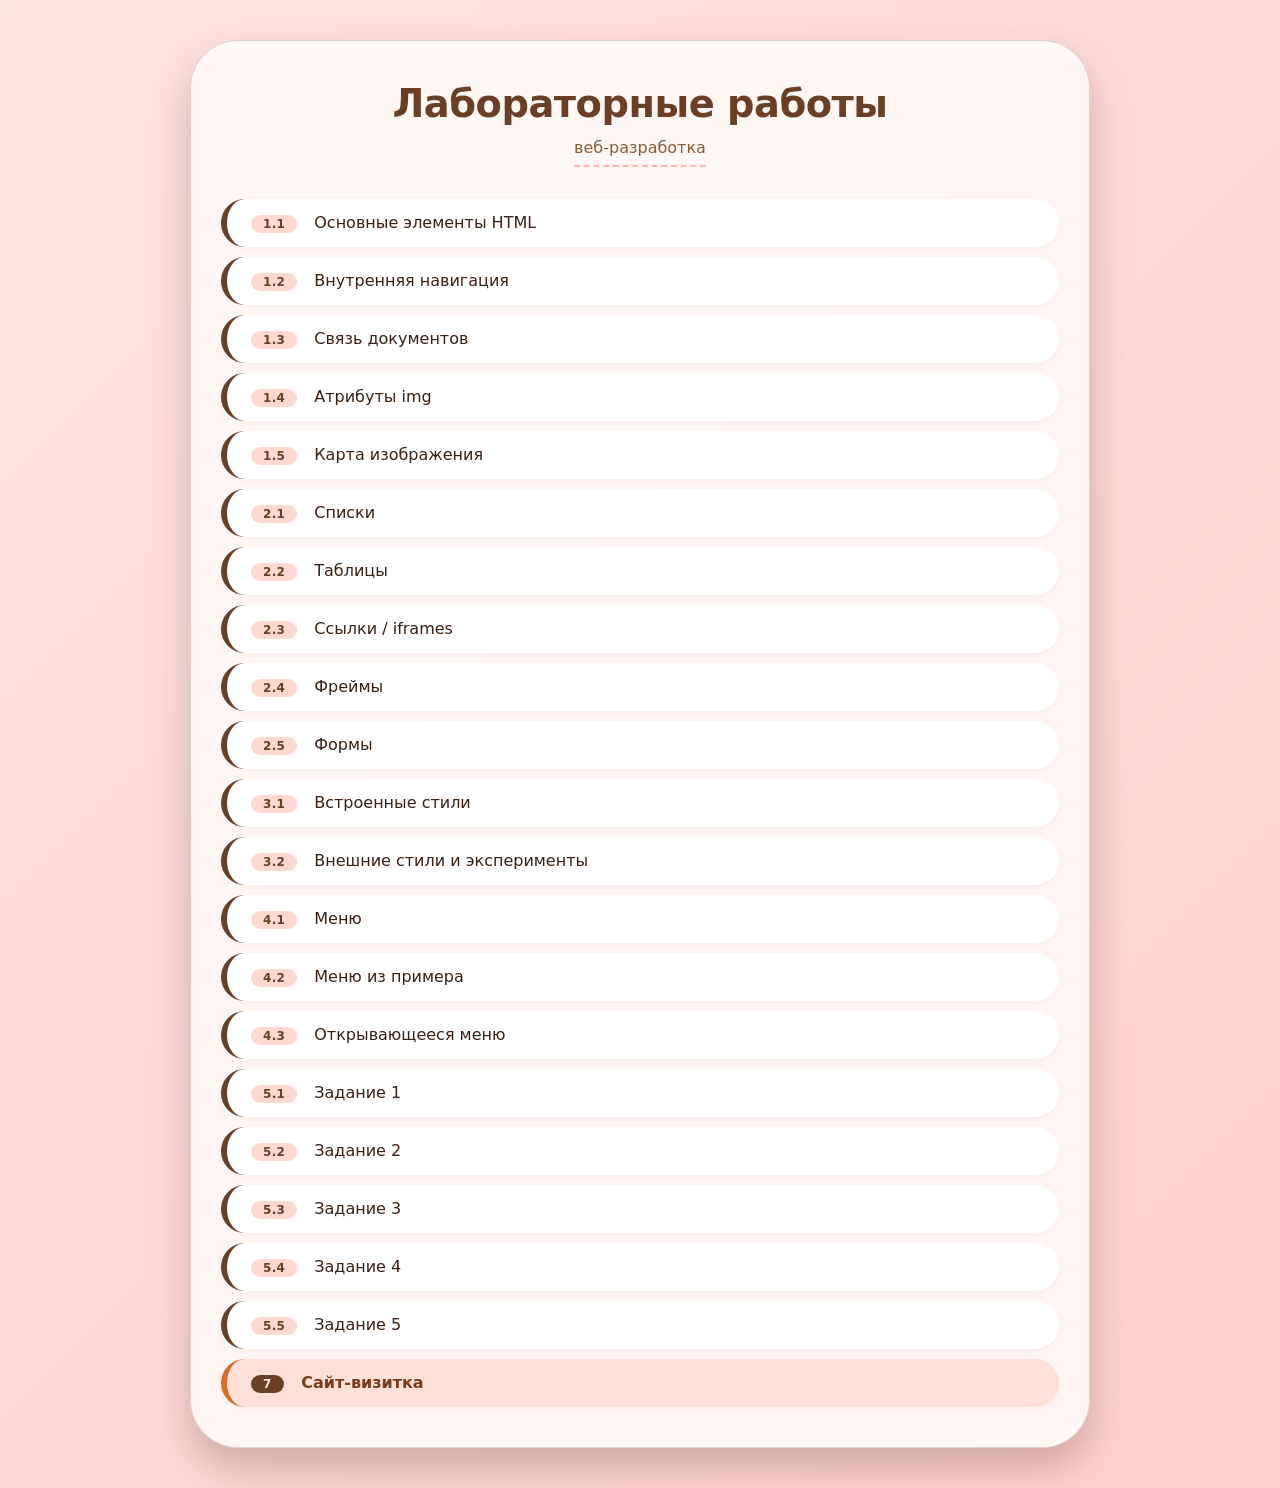
<file: index.html>
<!DOCTYPE html>
<html lang="ru">
<head>
    <meta charset="UTF-8">
    <meta name="viewport" content="width=device-width, initial-scale=1.0">
    <title>Лабораторные работы</title>
    <style>
        * {
            margin: 0;
            padding: 0;
            box-sizing: border-box;
        }
        
        body {
            background: linear-gradient(135deg, #FFE4E1 0%, #FFD0CC 100%);
            font-family: 'Segoe UI', 'Ubuntu', system-ui, -apple-system, sans-serif;
            min-height: 100vh;
            padding: 40px 20px;
        }
        
        .container {
            max-width: 900px;
            margin: 0 auto;
            background: rgba(255, 248, 245, 0.95);
            border-radius: 48px;
            box-shadow: 0 20px 40px rgba(61, 31, 15, 0.25);
            padding: 40px 30px;
            backdrop-filter: blur(2px);
            border: 1px solid rgba(107, 62, 38, 0.2);
        }
        
        h1 {
            color: #6B3E26;
            font-size: 2.4rem;
            text-align: center;
            margin-bottom: 12px;
            font-weight: 700;
            letter-spacing: -0.5px;
        }
        
        .subhead {
            text-align: center;
            color: #8B5A3A;
            margin-bottom: 32px;
            font-size: 1rem;
            border-bottom: 2px dashed #FFB6A3;
            display: inline-block;
            width: auto;
            margin-left: auto;
            margin-right: auto;
            padding-bottom: 8px;
        }
        
        .lab-grid {
            display: flex;
            flex-direction: column;
            gap: 10px;
        }
        
        .lab-item {
            background: white;
            border-radius: 60px;
            transition: all 0.25s ease;
            border-left: 6px solid #6B3E26;
            box-shadow: 0 2px 6px rgba(0, 0, 0, 0.03);
        }
        
        .lab-item:hover {
            transform: translateX(8px);
            background: #FFF5F2;
            border-left-width: 10px;
            box-shadow: 0 8px 20px rgba(107, 62, 38, 0.15);
        }
        
        .lab-item a {
            display: block;
            padding: 14px 24px;
            text-decoration: none;
            color: #3D1F0F;
            font-weight: 500;
            font-size: 1rem;
            transition: color 0.2s;
            border-radius: 60px;
        }
        
        .lab-item a:hover {
            color: #C2571A;
        }
        
        .lab-number {
            display: inline-block;
            background: #FFD9D1;
            color: #6B3E26;
            border-radius: 40px;
            padding: 2px 12px;
            font-size: 0.75rem;
            font-weight: 700;
            margin-right: 12px;
            letter-spacing: 0.3px;
        }
        
        .highlight {
            background: #FFE0D9;
            border-left-color: #D96C2B;
        }
        
        .highlight a {
            font-weight: 600;
            color: #7B3A1A;
        }
        
        .footer-note {
            text-align: center;
            margin-top: 35px;
            font-size: 0.8rem;
            color: #B87A5A;
            border-top: 1px solid #FFCDBD;
            padding-top: 20px;
        }
        
        @media (max-width: 550px) {
            .container {
                padding: 24px 18px;
            }
            h1 {
                font-size: 1.7rem;
            }
            .lab-item a {
                padding: 12px 16px;
                font-size: 0.85rem;
            }
        }
    </style>
</head>
<body>
<div class="container">
    <h1>Лабораторные работы</h1>
    <div style="text-align: center;">
        <div class="subhead">веб-разработка</div>
    </div>
    
    <div class="lab-grid">
        <div class="lab-item"><a href="lab_1/lab1_1.html"><span class="lab-number">1.1</span> Основные элементы HTML</a></div>
        <div class="lab-item"><a href="lab_1/lab1_2.html"><span class="lab-number">1.2</span> Внутренняя навигация</a></div>
        <div class="lab-item"><a href="lab_1/lab1_3.html"><span class="lab-number">1.3</span> Связь документов</a></div>
        <div class="lab-item"><a href="lab_1/lab1_4.html"><span class="lab-number">1.4</span> Атрибуты img</a></div>
        <div class="lab-item"><a href="lab_1/lab1_5.html"><span class="lab-number">1.5</span> Карта изображения</a></div>
        
        <div class="lab-item"><a href="lab_2/lists.html"><span class="lab-number">2.1</span> Списки</a></div>
        <div class="lab-item"><a href="lab_2/tables.html"><span class="lab-number">2.2</span> Таблицы</a></div>
        <div class="lab-item"><a href="lab_2/iframes/index.html"><span class="lab-number">2.3</span> Ссылки / iframes</a></div>
        <div class="lab-item"><a href="lab_2/embedded.html"><span class="lab-number">2.4</span> Фреймы</a></div>
        <div class="lab-item"><a href="lab_2/form.html"><span class="lab-number">2.5</span> Формы</a></div>
        
        <div class="lab-item"><a href="lab_3/lab_3_1.html"><span class="lab-number">3.1</span> Встроенные стили</a></div>
        <div class="lab-item"><a href="lab_3/lab_3_2.html"><span class="lab-number">3.2</span> Внешние стили и эксперименты</a></div>
        
        <div class="lab-item"><a href="lab_4/lab_4_1.html"><span class="lab-number">4.1</span> Меню</a></div>
        <div class="lab-item"><a href="lab_4/lab_4_2.html"><span class="lab-number">4.2</span> Меню из примера</a></div>
        <div class="lab-item"><a href="lab_4/lab_4_2_2.html"><span class="lab-number">4.3</span> Открывающееся меню</a></div>
        
        <div class="lab-item"><a href="lab_5/lab5_1.html"><span class="lab-number">5.1</span> Задание 1</a></div>
        <div class="lab-item"><a href="lab_5/lab5_2.html"><span class="lab-number">5.2</span> Задание 2</a></div>
        <div class="lab-item"><a href="lab_5/lab5_3.html"><span class="lab-number">5.3</span> Задание 3</a></div>
        <div class="lab-item"><a href="lab_5/lab5_4.html"><span class="lab-number">5.4</span> Задание 4</a></div>
        <div class="lab-item"><a href="lab_5/lab5_5.html"><span class="lab-number">5.5</span> Задание 5</a></div>
        
        <div class="lab-item highlight"><a href="lab_7/index.html"><span class="lab-number" style="background:#6B3E26; color:#FFE4E1;">7</span> Сайт-визитка</a></div>
    </div>
</div>
</body>
</html>
</file>
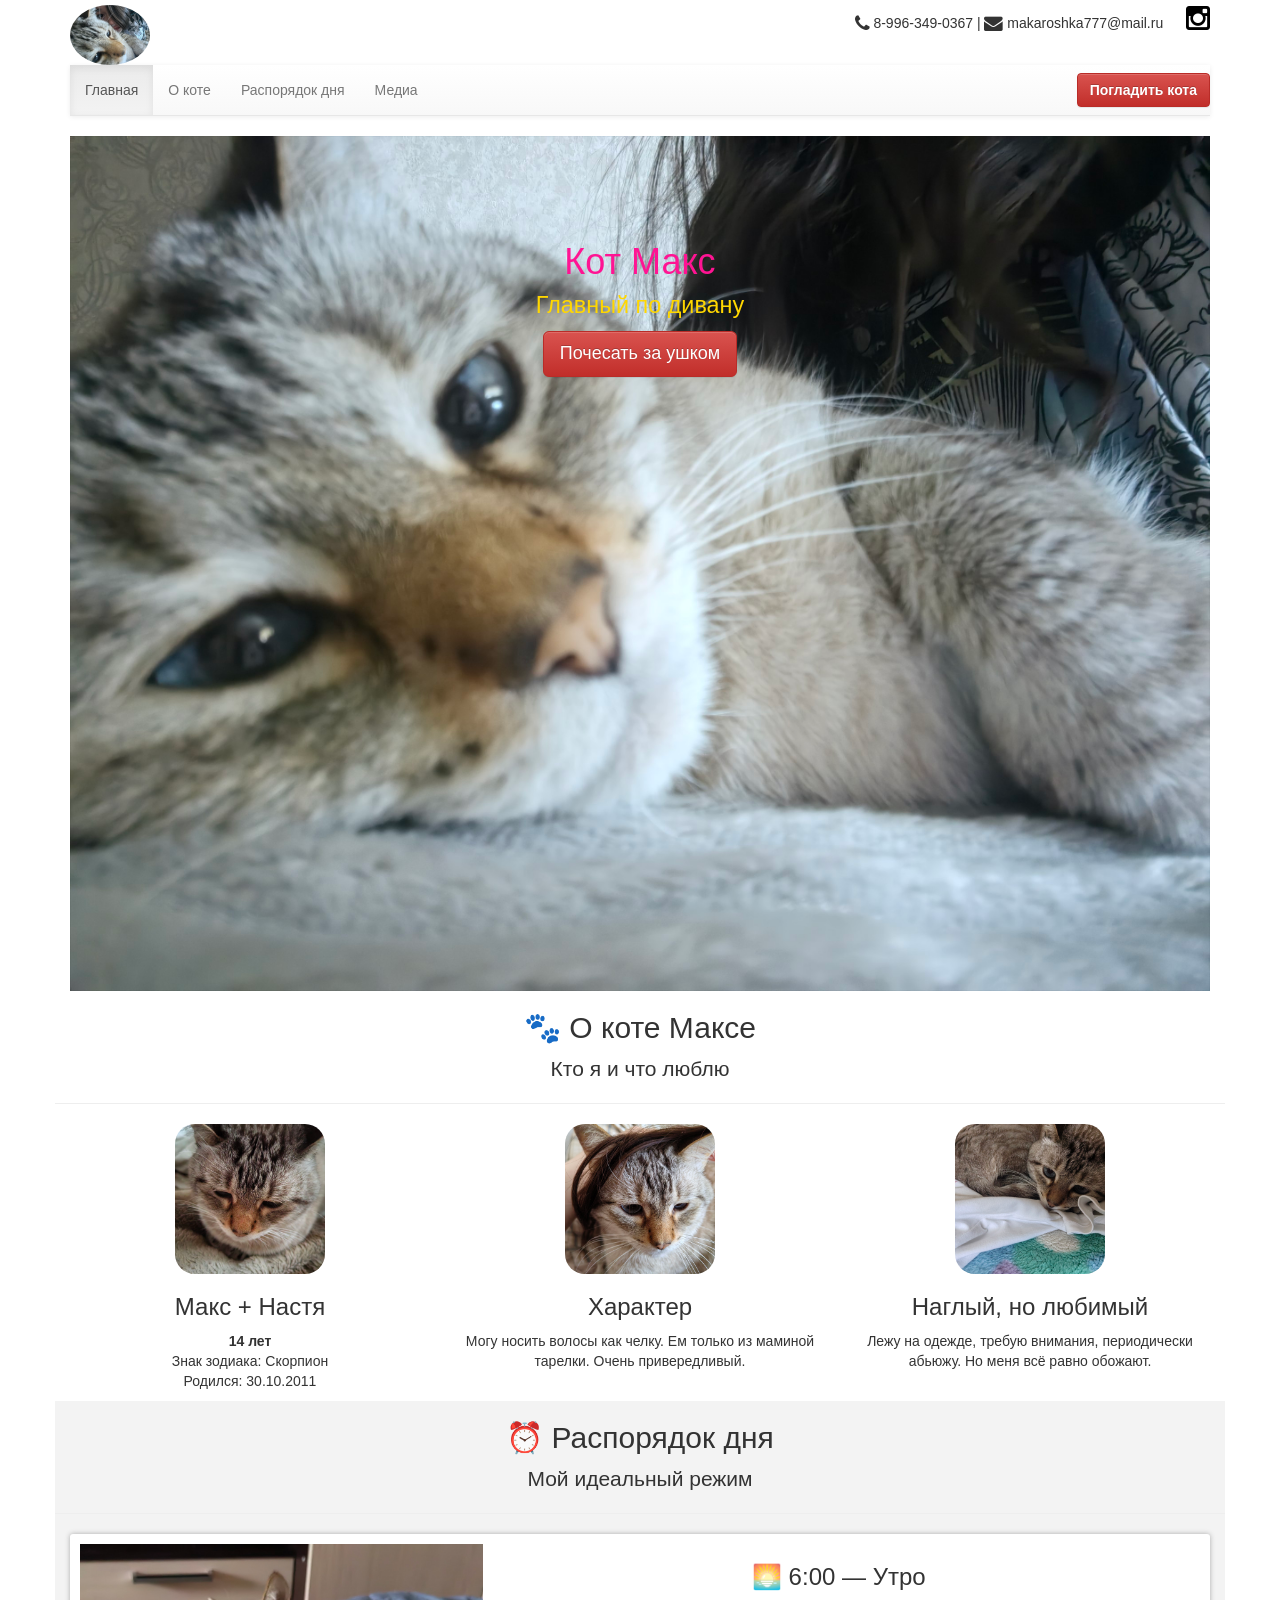
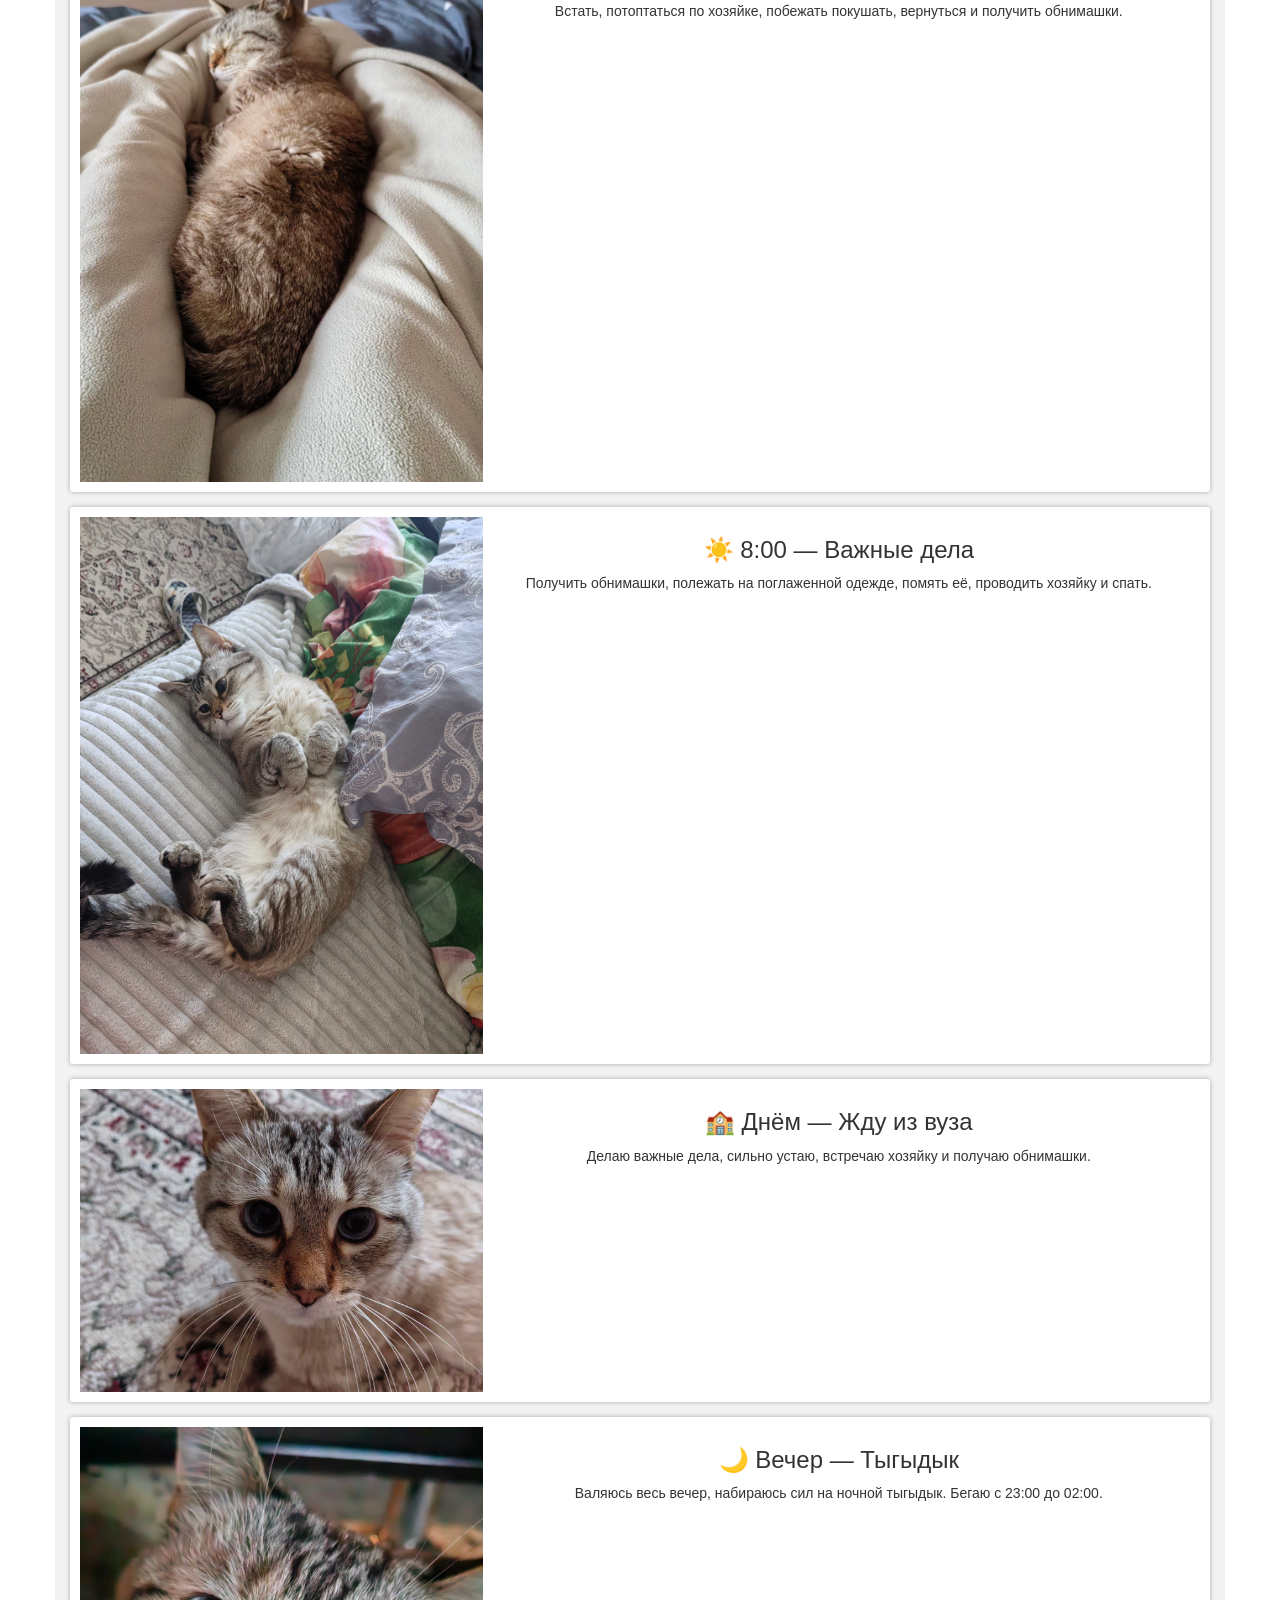
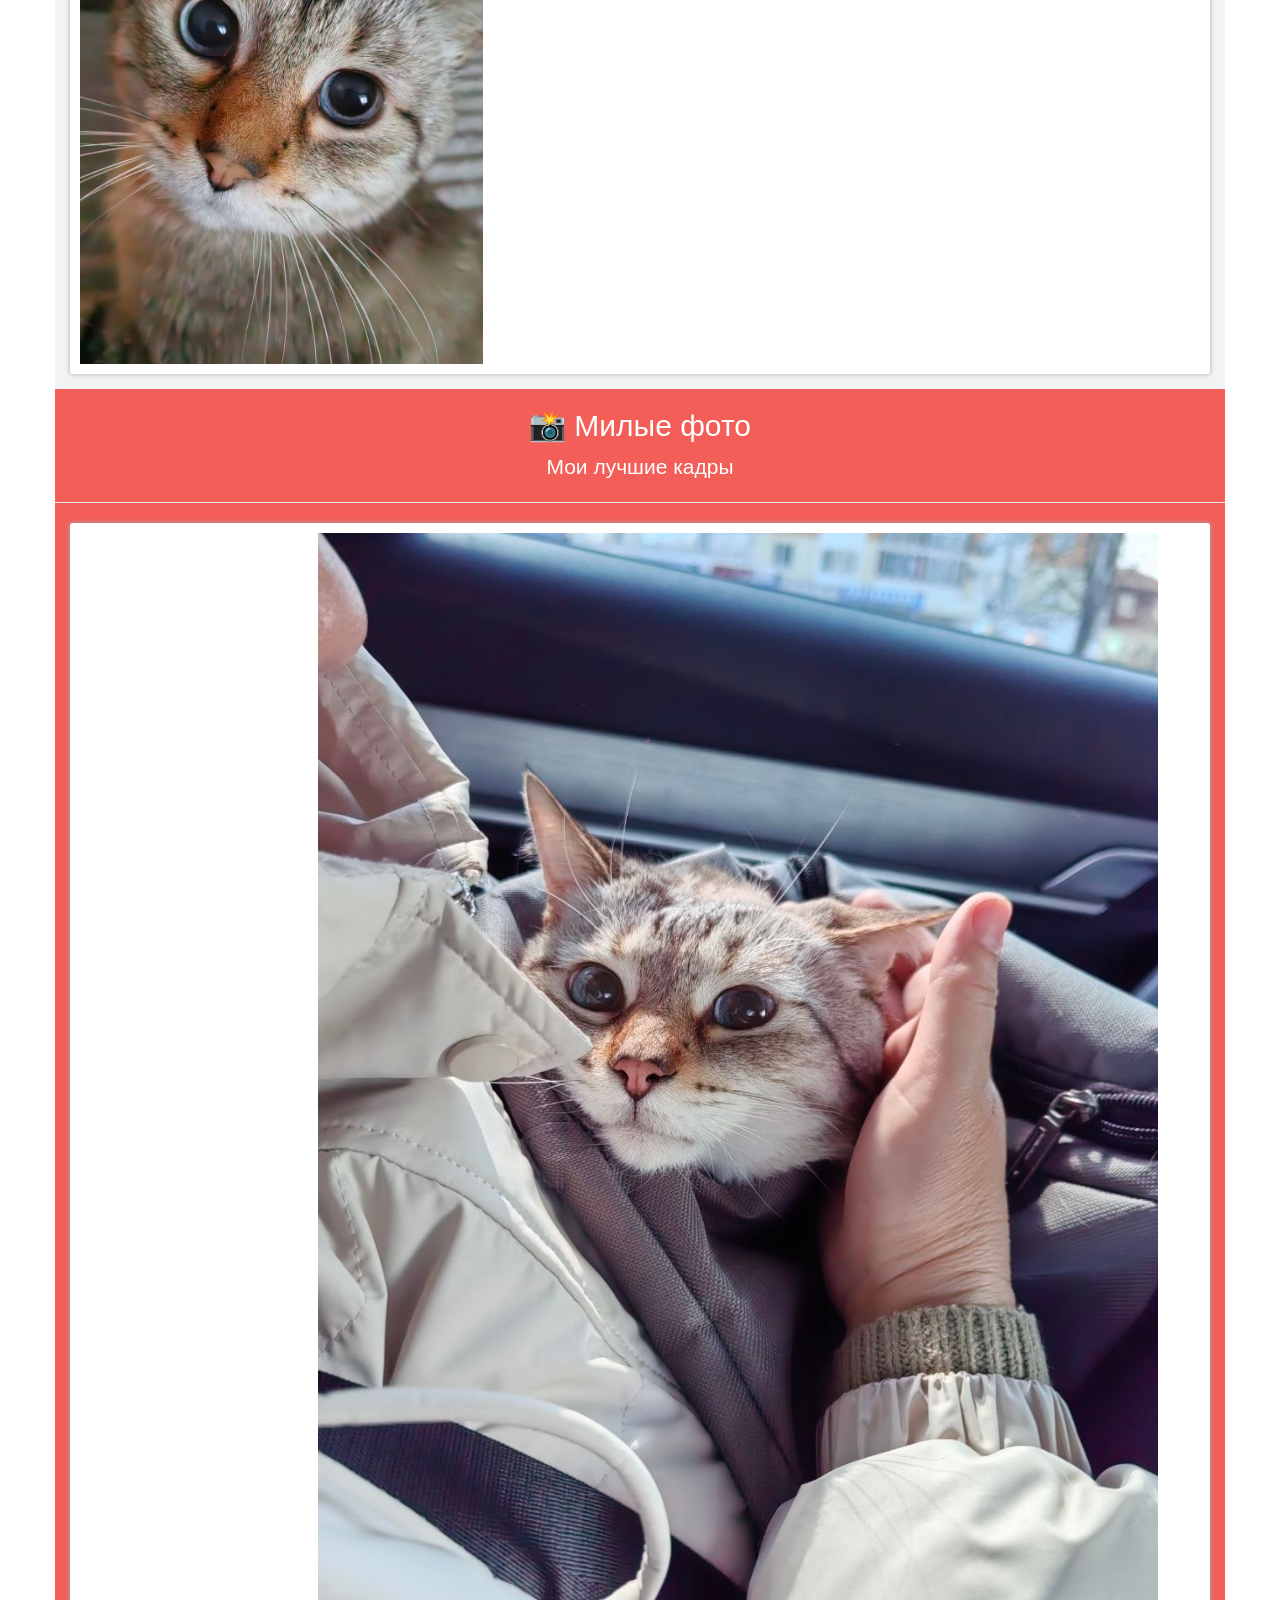
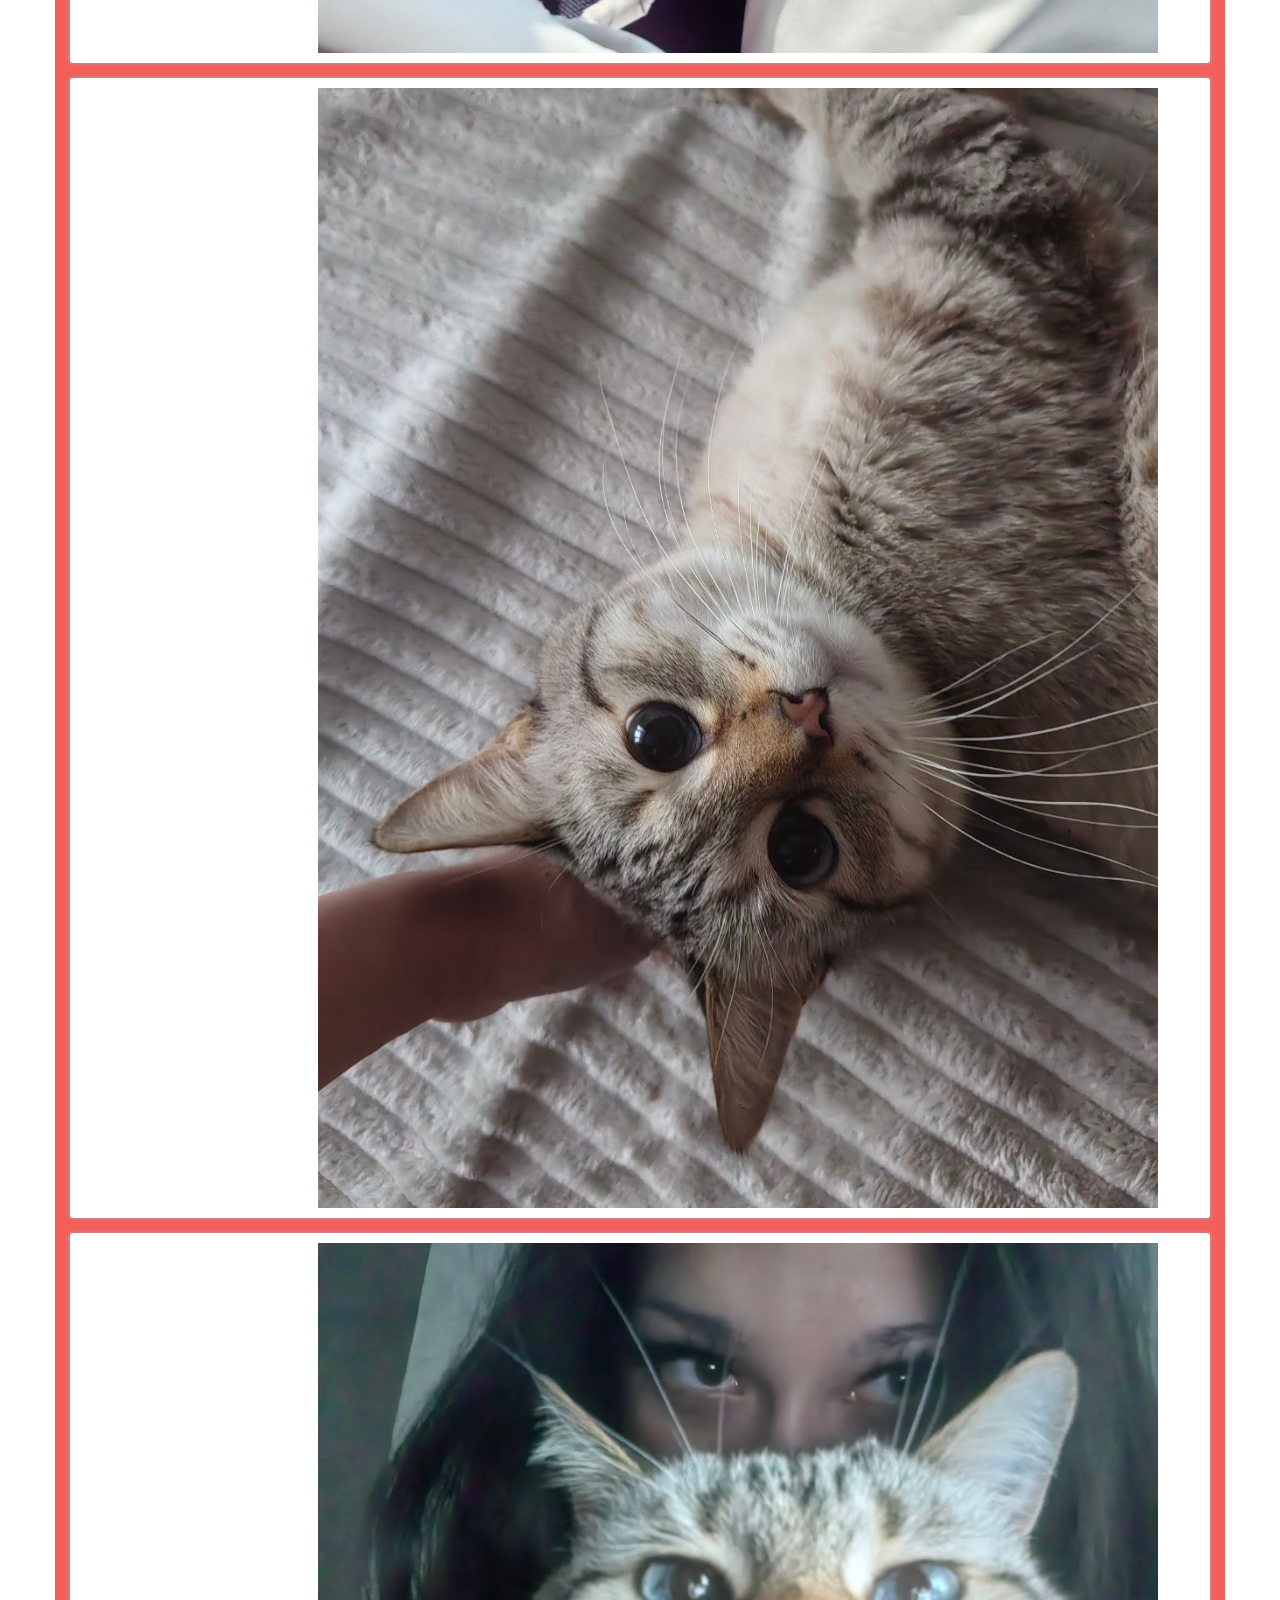
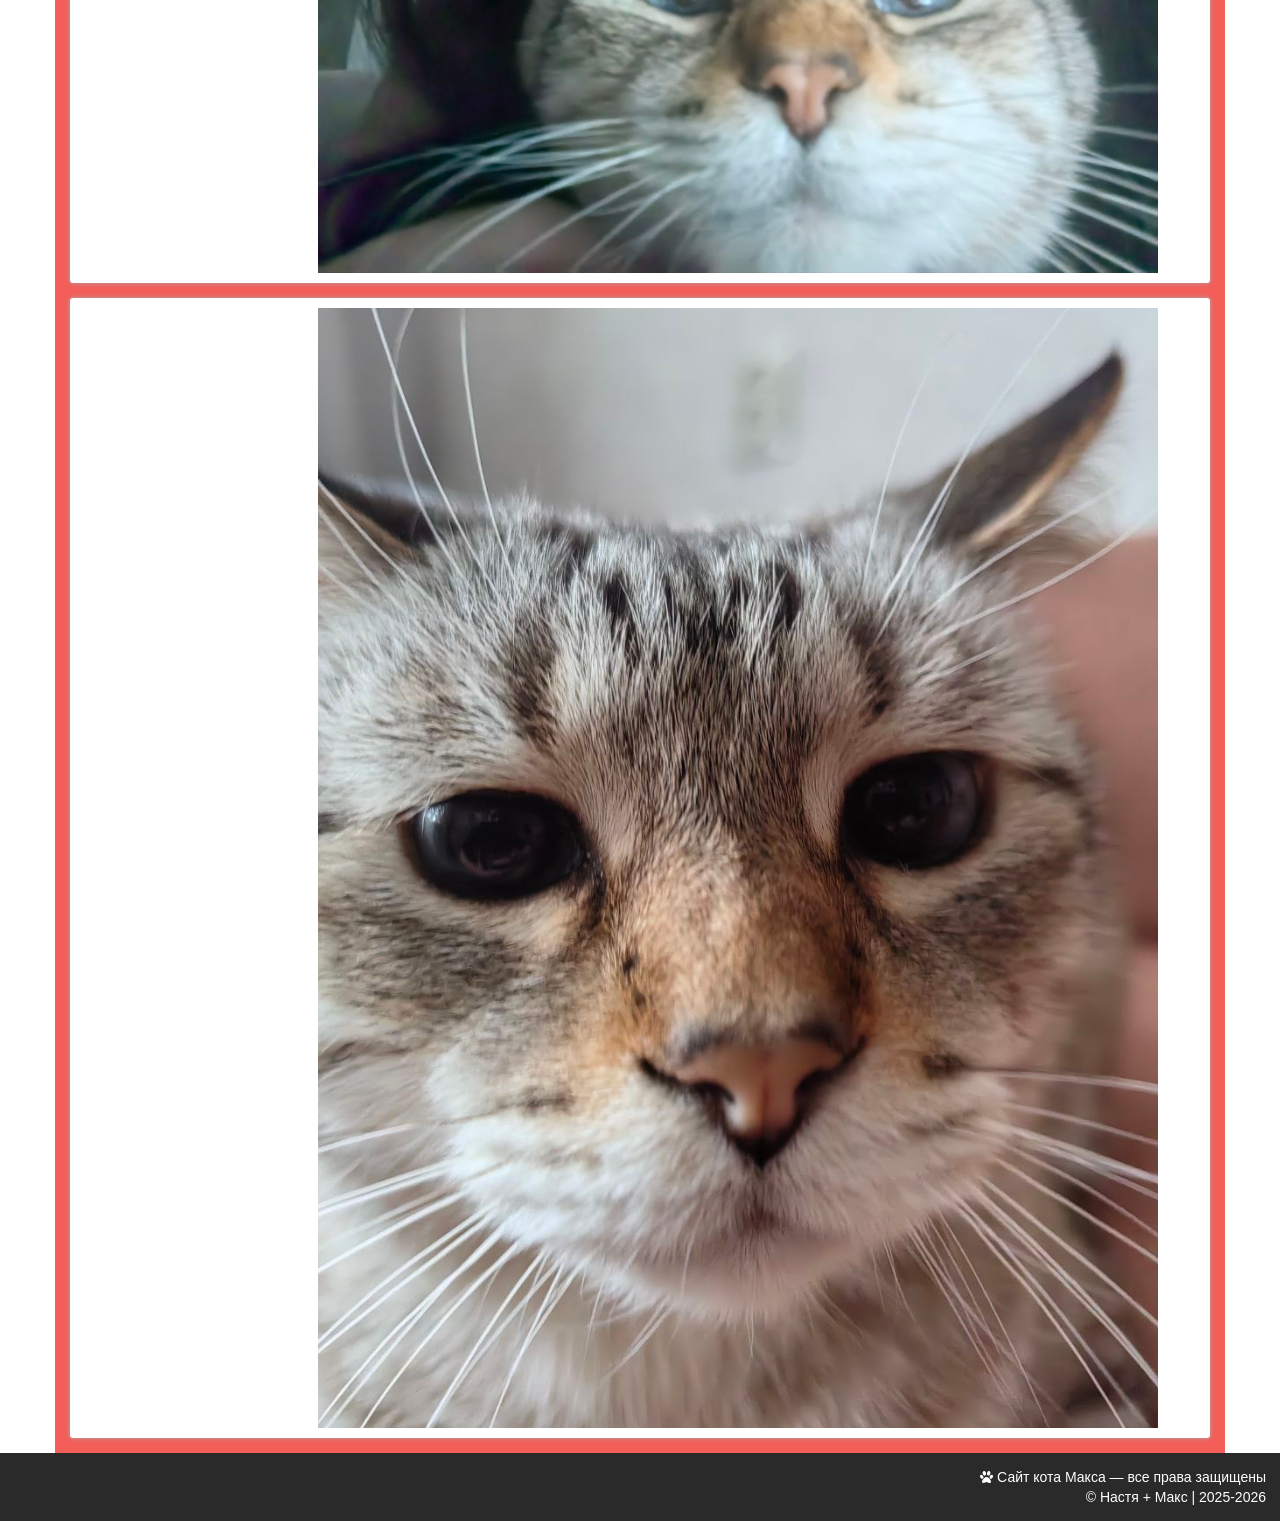
<file: lab_7/index.html>
<!DOCTYPE html>
<html lang="ru">
<head>
  <link rel="icon" type="image/x-icon" href="images/1.jpg">
  <meta charset="utf-8">
  <meta name="viewport" content="width=device-width, initial-scale=1.0">
  <title>Кот Макс</title>
  
  <link rel="stylesheet" type="text/css" href="css/bootstrap.min.css">
  <link rel="stylesheet" type="text/css" href="css/bootstrap-theme.min.css">
  <link rel="stylesheet" type="text/css" href="css/font-awesome.min.css">
  <link rel="stylesheet" type="text/css" href="css/style.css">
  
  <script src="js/jquery-1.11.1.min.js"></script>
  <script src="js/bootstrap.min.js"></script>
  
  <style>
    .clearfix::after {
      content: "";
      display: table;
      clear: both;
    }
    
    .method-list, .work-list {
      list-style: none;
      margin: 15px;
      padding: 10px;
      box-shadow: 0 0 5px #aaa;
      background: #FFF;
      border-radius: 3px;
      overflow: hidden;
    }
    
    .method-list .list1_img,
    .work-list .work_img {
      float: left;
      width: 36%;
    }
    
    .method-list .list1_desc,
    .work-list .work_desc {
      float: left;
      width: 61%;
      margin-left: 1em;
    }
    
    .work-list .work_desc {
      width: 20%;
      min-width: 100px;
    }
    
    .work-list .work_img {
      width: 75%;
    }
    
    @media (max-width: 768px) {
      .method-list .list1_img,
      .method-list .list1_desc,
      .work-list .work_desc,
      .work-list .work_img {
        width: 100%;
        margin-left: 0;
        text-align: center;
      }
    }
    
    .cat-title {
      color: #ff1493;
    }
    
    .cat-subtitle {
      color: #8B4513;
    }
    
    .about-img {
      width: 150px;
      height: 150px;
      object-fit: cover;
      border-radius: 20px;
    }
    
    .col-md-4 {
      text-align: center;
    }
  </style>
</head>
<body>
  <div class="container">
    
    <header style="padding-top:5px;">
      <div id="logo" style="float:left">
        <img src="images/1.jpg" alt="Аватар: кот Макс с серой шерстью" style="width:80px; border-radius:50%;">
      </div>
      <div id="contacts" style="float:right;">
        <i class="fa fa-phone fa-lg"></i> 8-996-349-0367 |
        <i class="fa fa-envelope fa-lg"></i> makaroshka777@mail.ru
        <a href="#" style="margin-left:10px; color:black;" aria-label="Telegram"><i class="fa fa-telegram fa-2x"></i></a>
        <a href="#" style="margin-left:5px; color:black;" aria-label="Instagram"><i class="fa fa-instagram fa-2x"></i></a>
      </div>
      <div class="clearfix"></div>
    </header>

    <nav class="navbar navbar-default navbar-static-top">
      <div class="navbar-header">
        <button type="button" class="navbar-toggle collapsed" data-toggle="collapse" data-target="#bs-menu">
          <span class="sr-only">Меню</span>
          <span class="icon-bar"></span>
          <span class="icon-bar"></span>
          <span class="icon-bar"></span>
        </button>
      </div>
      <div class="collapse navbar-collapse" id="bs-menu">
        <ul class="nav navbar-nav">
          <li class="active"><a href="#">Главная</a></li>
          <li><a href="#main">О коте</a></li>
          <li><a href="#method">Распорядок дня</a></li>
          <li><a href="#work">Медиа</a></li>
        </ul>
        <ul class="nav navbar-nav navbar-right">
          <li><a href="#" style="padding-top:8px; padding-bottom:8px;">
            <span class="btn btn-danger"><strong>Погладить кота</strong></span></a>
          </li>
        </ul>
      </div>
    </nav>

    <div id="header-bottom" style="position:relative;">
      <img src="images/2.jpg" style="width:100%;" alt="Кот Макс крупным планом на диване">
      <div id="bannertext" style="position:absolute; top:10%; width:100%; text-align:center; color:white;">
        <div class="hidden-xs">
          <h1><span class="cat-title">Кот Макс</span><br><small class="cat-subtitle" style="color: #ffd700;">Главный по дивану</small></h1>
        </div>
        <div class="hidden-sm hidden-md hidden-lg">
          <p class="lead"><span class="cat-title">Кот Макс</span> — лучший друг</p>
        </div>
        <a class="btn btn-danger btn-lg" href="#" role="button">Почесать за ушком</a>
      </div>
    </div>

    <main>
      <section id="main">
        <div class="row" style="text-align:center;">
          <h2>🐾 О коте Максе</h2>
          <p class="lead">Кто я и что люблю</p>
          <hr>
          
          <div class="col-md-4">
            <img src="images/13.jpg" class="about-img" alt="Макс и его хозяйка Настя обнимаются">
            <h3>Макс + Настя</h3>
            <p><strong>14 лет</strong><br>Знак зодиака: Скорпион<br>Родился: 30.10.2011</p>
          </div>
          <div class="col-md-4">
            <img src="images/7.jpg" class="about-img" alt="Кот Макс с длинной чёлкой из шерсти">
            <h3>Характер</h3>
            <p>Могу носить волосы как челку. Ем только из маминой тарелки. Очень привередливый.</p>
          </div>
          <div class="col-md-4">
            <img src="images/3.jpg" class="about-img" alt="Наглый взгляд кота Макса">
            <h3>Наглый, но любимый</h3>
            <p>Лежу на одежде, требую внимания, периодически абьюжу. Но меня всё равно обожают.</p>
          </div>
        </div>
      </section>

      <section id="method">
        <div class="row" style="text-align:center; background:#f3f3f3;">
          <h2>⏰ Распорядок дня</h2>
          <p class="lead">Мой идеальный режим</p>
          <hr>
          
          <ul class="method-list">
            <li class="list1_img"><img src="images/5.jpg" class="img-responsive" alt="Кот Макс просыпается утром на кровати"></li>
            <li class="list1_desc">
              <h3>🌅 6:00 — Утро</h3>
              <p>Встать, потоптаться по хозяйке, побежать покушать, вернуться и получить обнимашки.</p>
            </li>
          </ul>

          <ul class="method-list">
            <li class="list1_img"><img src="images/4.jpg" class="img-responsive" alt="Кот Макс лежит на выглаженной одежде"></li>
            <li class="list1_desc">
              <h3>☀️ 8:00 — Важные дела</h3>
              <p>Получить обнимашки, полежать на поглаженной одежде, помять её, проводить хозяйку и спать.</p>
            </li>
          </ul>

          <ul class="method-list">
            <li class="list1_img"><img src="images/10.jpg" class="img-responsive" alt="Кот Макс ждёт хозяйку на подоконнике"></li>
            <li class="list1_desc">
              <h3>🏫 Днём — Жду из вуза</h3>
              <p>Делаю важные дела, сильно устаю, встречаю хозяйку и получаю обнимашки.</p>
            </li>
          </ul>

          <ul class="method-list">
            <li class="list1_img"><img src="images/6.jpg" class="img-responsive" alt="Ночной тыгыдык: кот бегает по комнате"></li>
            <li class="list1_desc">
              <h3>🌙 Вечер — Тыгыдык</h3>
              <p>Валяюсь весь вечер, набираюсь сил на ночной тыгыдык. Бегаю с 23:00 до 02:00.</p>
            </li>
          </ul>
        </div>
      </section>

      <section id="work">
        <div class="row" style="text-align:center; background:#f35e59; color:#fff;">
          <h2>📸 Милые фото</h2>
          <p class="lead">Мои лучшие кадры</p>
          <hr>
          
          <ul class="work-list">
            <li class="work_desc"><h3>Балдеж</h3></li>
            <li class="work_img"><img src="images/8.jpg" class="img-responsive" alt="Кот Макс блаженно жмурится"></li>
          </ul>

          <ul class="work-list">
            <li class="work_desc"><h3>В такси</h3></li>
            <li class="work_img"><img src="images/9.jpg" class="img-responsive" alt="Кот Макс в переноске в такси"></li>
          </ul>

          <ul class="work-list">
            <li class="work_desc"><h3>Глажу</h3></li>
            <li class="work_img"><img src="images/11.jpg" class="img-responsive" alt="Хозяйка гладит кота Макса"></li>
          </ul>

          <ul class="work-list">
            <li class="work_desc"><h3>Угар</h3></li>
            <li class="work_img"><img src="images/12.jpg" class="img-responsive" alt="Смешное выражение морды кота Макса"></li>
          </ul>
        </div>
      </section>
    </main>
  </div>

  <footer>
    <div style="text-align:right; background:#2a2a2a; padding:1em; color:#fff;">
      <i class="fa fa-paw"></i> Сайт кота Макса — все права защищены<br>
      © Настя + Макс | 2025-2026
    </div>
  </footer>
</body>
</html>
</file>
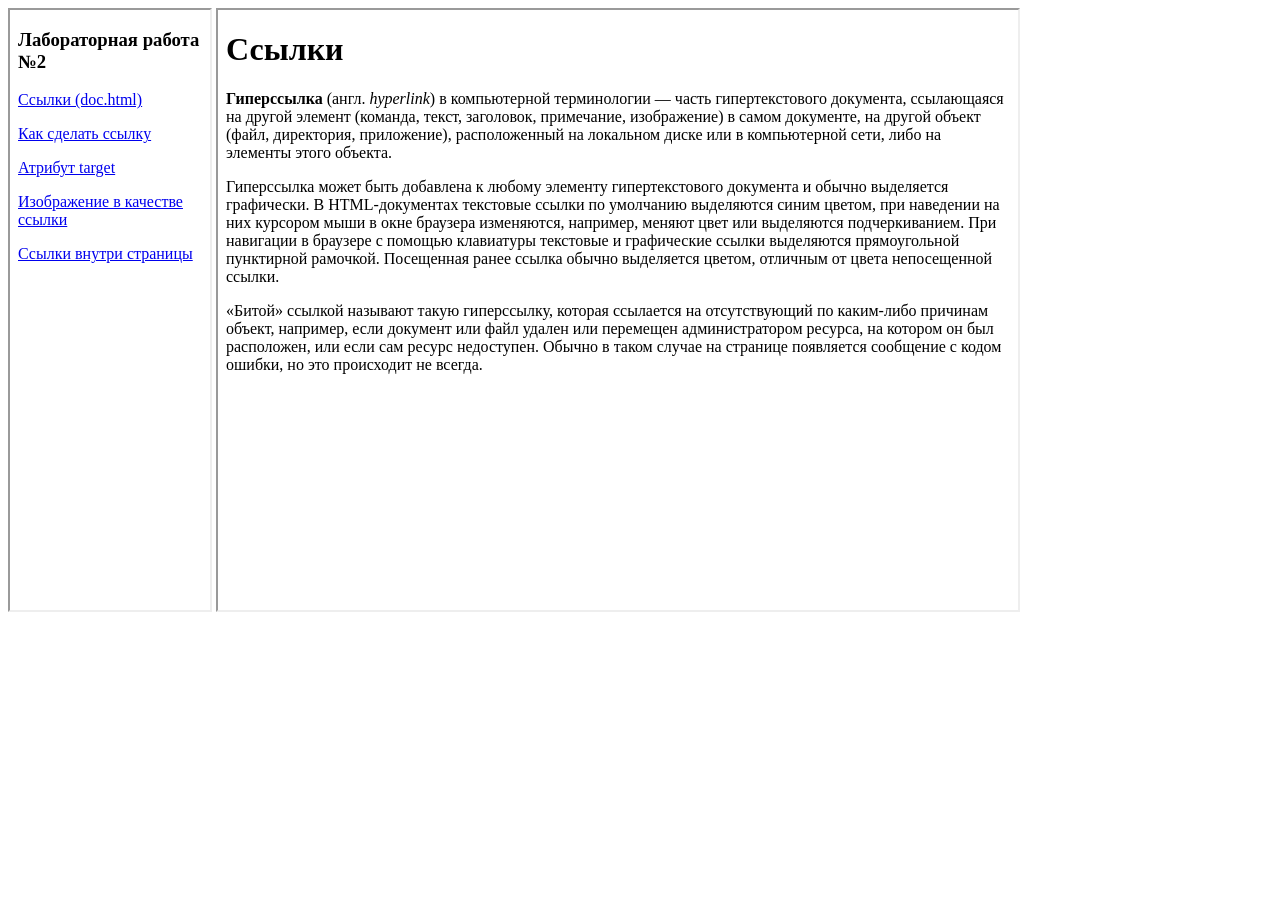
<file: lab_2/iframes/index.html>
<!DOCTYPE html>
<html lang="ru">
<head>
    <meta charset="UTF-8">
    <title>Лабораторная работа №2</title>
</head>
<body>
    <iframe src="menu.html" name="menu" width="200" height="600"></iframe>
    <iframe src="doc.html" name="content" width="800" height="600"></iframe>
</body>
</html>
</file>
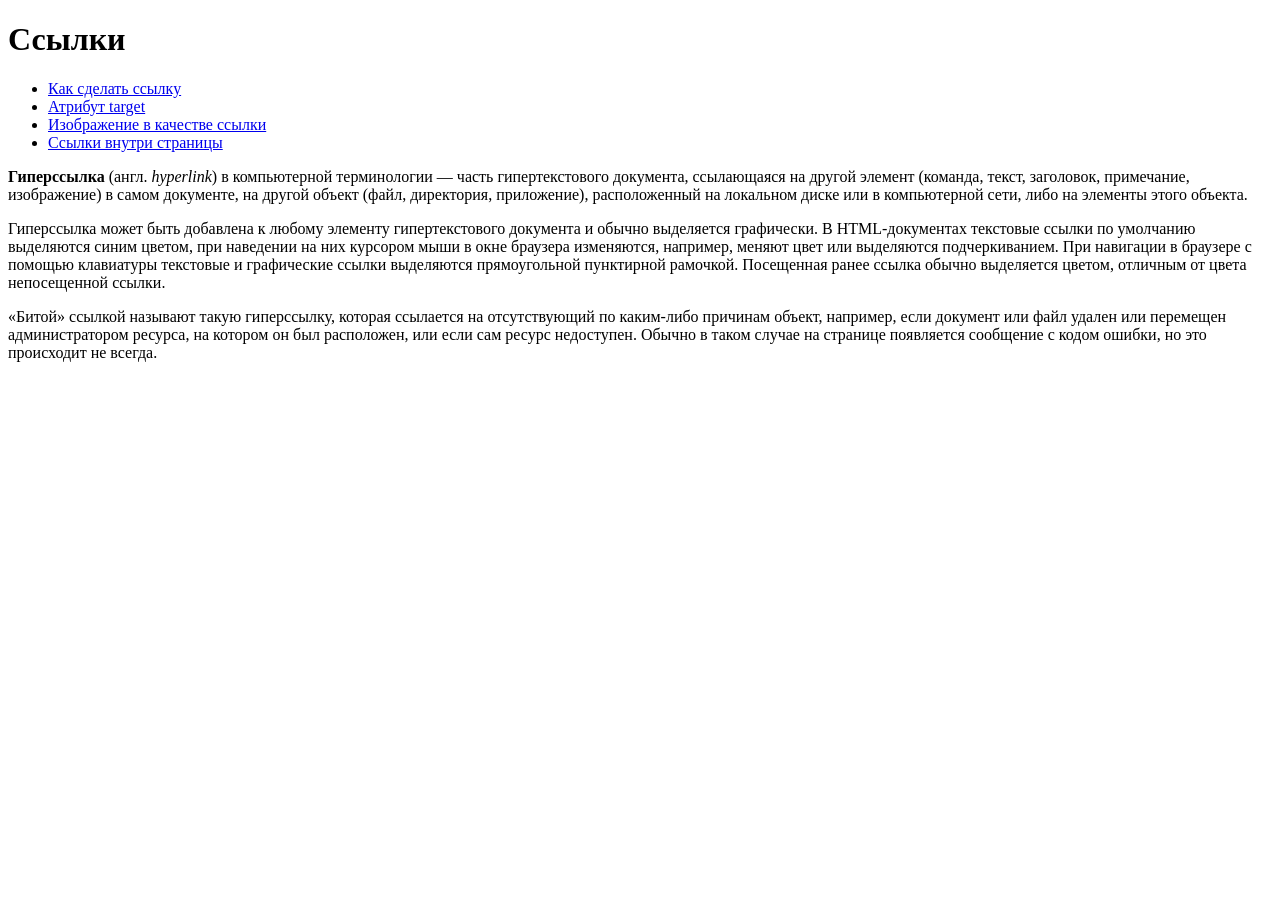
<file: lab1/doc.html>
<!DOCTYPE html>
<html lang="ru">
<head>
    <meta charset="UTF-8">
    <title>Навигация между файлами</title>
</head>
<body>
<h1>Ссылки</h1>
<nav>
    <ul>
        <li><a href="doc1.html">Как сделать ссылку</a></li>
        <li><a href="doc2.html">Атрибут target</a></li>
        <li><a href="doc3.html">Изображение в качестве ссылки</a></li>
        <li><a href="doc4.html">Ссылки внутри страницы</a></li>
    </ul>
</nav>

<p><b>Гиперссылка</b> (англ.&#160;<i>hyperlink</i>) в компьютерной терминологии&#160;— часть гипертекстового документа, ссылающаяся на другой элемент (команда, текст, заголовок, примечание, изображение) в самом документе, на другой объект (файл, директория, приложение), расположенный на локальном диске или в компьютерной сети, либо на элементы этого объекта.</p>
<p>Гиперссылка может быть добавлена к любому элементу гипертекстового документа и обычно выделяется графически. В HTML-документах текстовые ссылки по умолчанию выделяются синим цветом, при наведении на них курсором мыши в окне браузера изменяются, например, меняют цвет или выделяются подчеркиванием. При навигации в браузере с помощью клавиатуры текстовые и графические ссылки выделяются прямоугольной пунктирной рамочкой. Посещенная ранее ссылка обычно выделяется цветом, отличным от цвета непосещенной ссылки.</p>
<p>«Битой» ссылкой называют такую гиперссылку, которая ссылается на отсутствующий по каким-либо причинам объект, например, если документ или файл удален или перемещен администратором ресурса, на котором он был расположен, или если сам ресурс недоступен. Обычно в таком случае на странице появляется сообщение с кодом ошибки, но это происходит не всегда.</p>

</body>
</html>
</file>
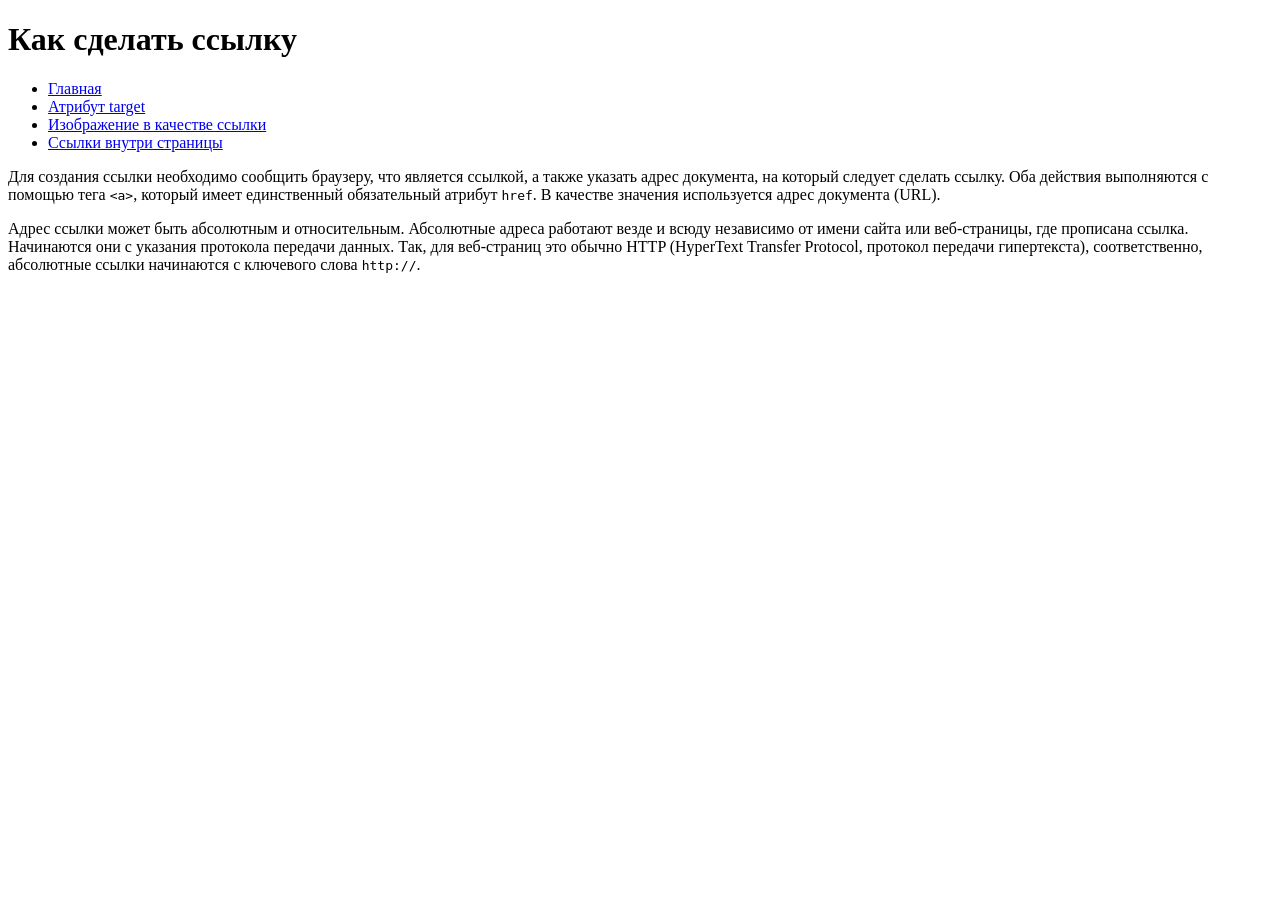
<file: lab1/doc1.html>
<!DOCTYPE html>
<html lang="ru">
<head>
    <meta charset="UTF-8">
    <title>Как сделать ссылку</title>
</head>
<body>
<h1>Как сделать ссылку</h1>

<nav>
    <ul>
        <li><a href="doc.html">Главная</a></li>
        <li><a href="doc2.html">Атрибут target</a></li>
        <li><a href="doc3.html">Изображение в качестве ссылки</a></li>
        <li><a href="doc4.html">Ссылки внутри страницы</a></li>
    </ul>
</nav>

<p>Для создания ссылки необходимо сообщить браузеру, что является ссылкой, а также указать адрес документа, на который следует сделать ссылку. Оба действия выполняются с помощью тега <code>&lt;a&gt;</code>, который имеет единственный обязательный атрибут <code>href</code>. В качестве значения используется адрес документа (URL).</p>
<p>Адрес ссылки может быть абсолютным и относительным. Абсолютные адреса работают везде и всюду независимо от имени сайта или веб-страницы, где прописана ссылка. Начинаются они с указания протокола передачи данных. Так, для веб-страниц это обычно HTTP (HyperText Transfer Protocol, протокол передачи гипертекста), соответственно, абсолютные ссылки начинаются с ключевого слова <code>http://</code>.</p>
</body>
</html>
</file>
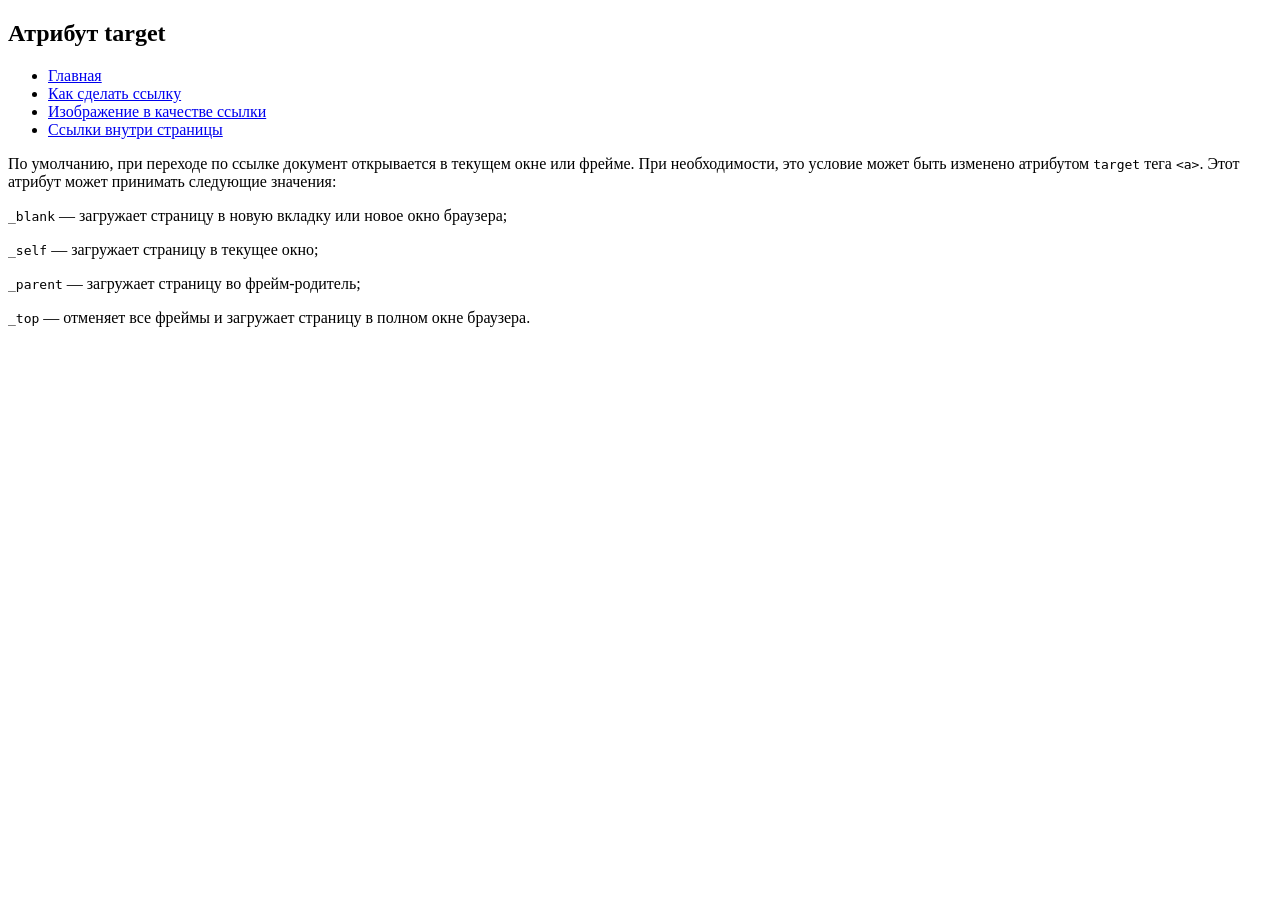
<file: lab1/doc2.html>
<!DOCTYPE html>
<html lang="ru">
<head>
    <meta charset="UTF-8">
    <title>Атрибут target</title>
</head>
<body>
<h2>Атрибут target</h2>

<nav>
    <ul>
        <li><a href="doc.html">Главная</a></li>
        <li><a href="doc1.html">Как сделать ссылку</a></li>
        <li><a href="doc3.html">Изображение в качестве ссылки</a></li>
        <li><a href="doc4.html">Ссылки внутри страницы</a></li>
    </ul>
</nav>

<p>По умолчанию, при переходе по ссылке документ открывается в текущем окне или фрейме. При необходимости, это условие может быть изменено атрибутом <code>target</code> тега <code>&lt;a&gt;</code>. Этот атрибут может принимать следующие значения:</p>
<p><code>_blank</code> — загружает страницу в новую вкладку или новое окно браузера;</p>
<p><code>_self</code> — загружает страницу в текущее окно;</p>
<p><code>_parent</code> — загружает страницу во фрейм-родитель;</p>
<p><code>_top</code> — отменяет все фреймы и загружает страницу в полном окне браузера.</p>
</body>
</html>
</file>
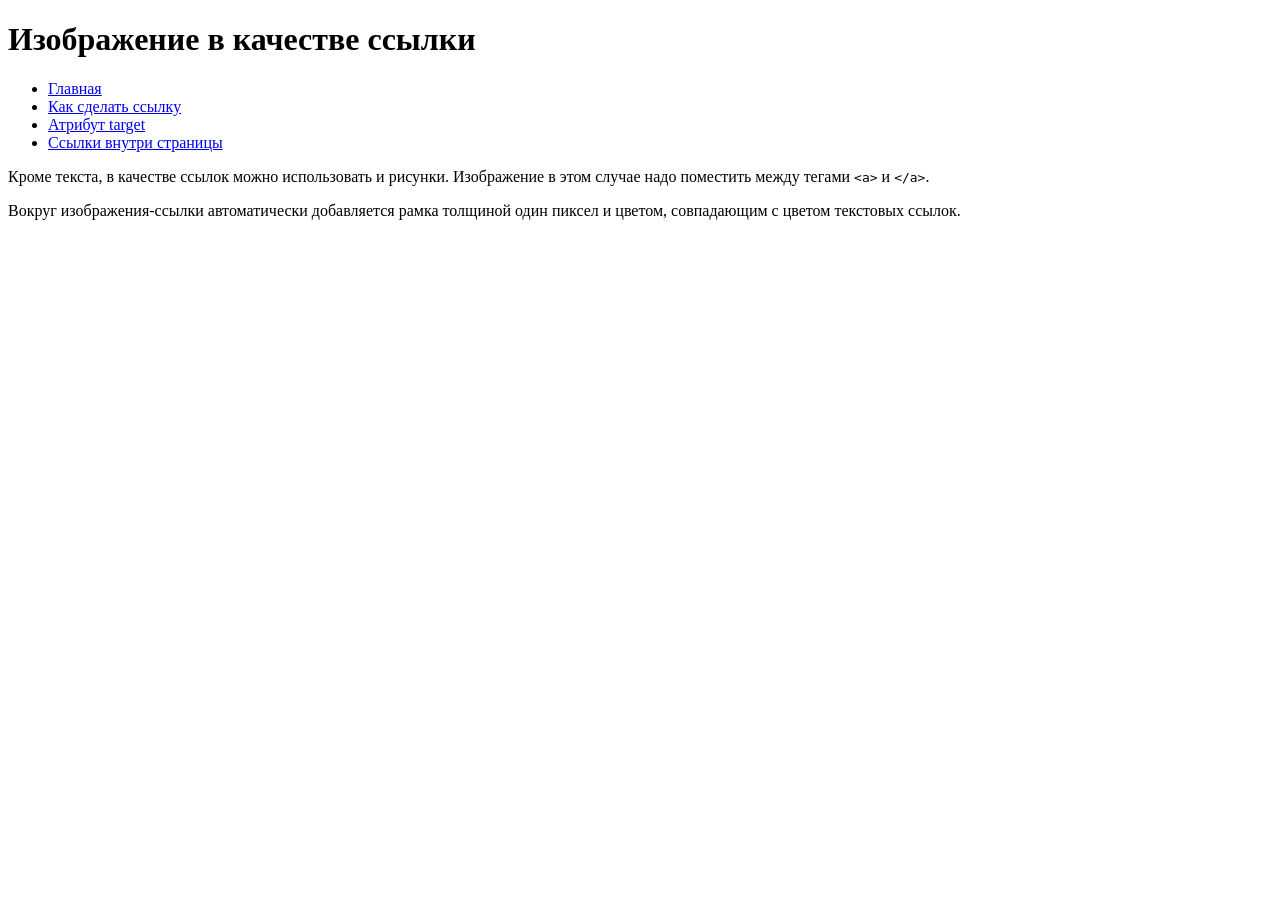
<file: lab1/doc3.html>
<!DOCTYPE html>
<html lang="ru">
<head>
    <meta charset="UTF-8">
    <title>Изображение в качестве ссылки</title>
</head>
<body>
<h1>Изображение в качестве ссылки</h1>

<nav>
    <ul>
        <li><a href="doc.html">Главная</a></li>
        <li><a href="doc1.html">Как сделать ссылку</a></li>
        <li><a href="doc2.html">Атрибут target</a></li>
        <li><a href="doc4.html">Ссылки внутри страницы</a></li>
    </ul>
</nav>

<p>Кроме текста, в качестве ссылок можно использовать и рисунки. Изображение в этом случае надо поместить между тегами <code>&lt;a&gt;</code> и <code>&lt;/a&gt;</code>.</p>
<p>Вокруг изображения-ссылки автоматически добавляется рамка толщиной один пиксел и цветом, совпадающим с цветом текстовых ссылок.</p>
</body>
</html>
</file>
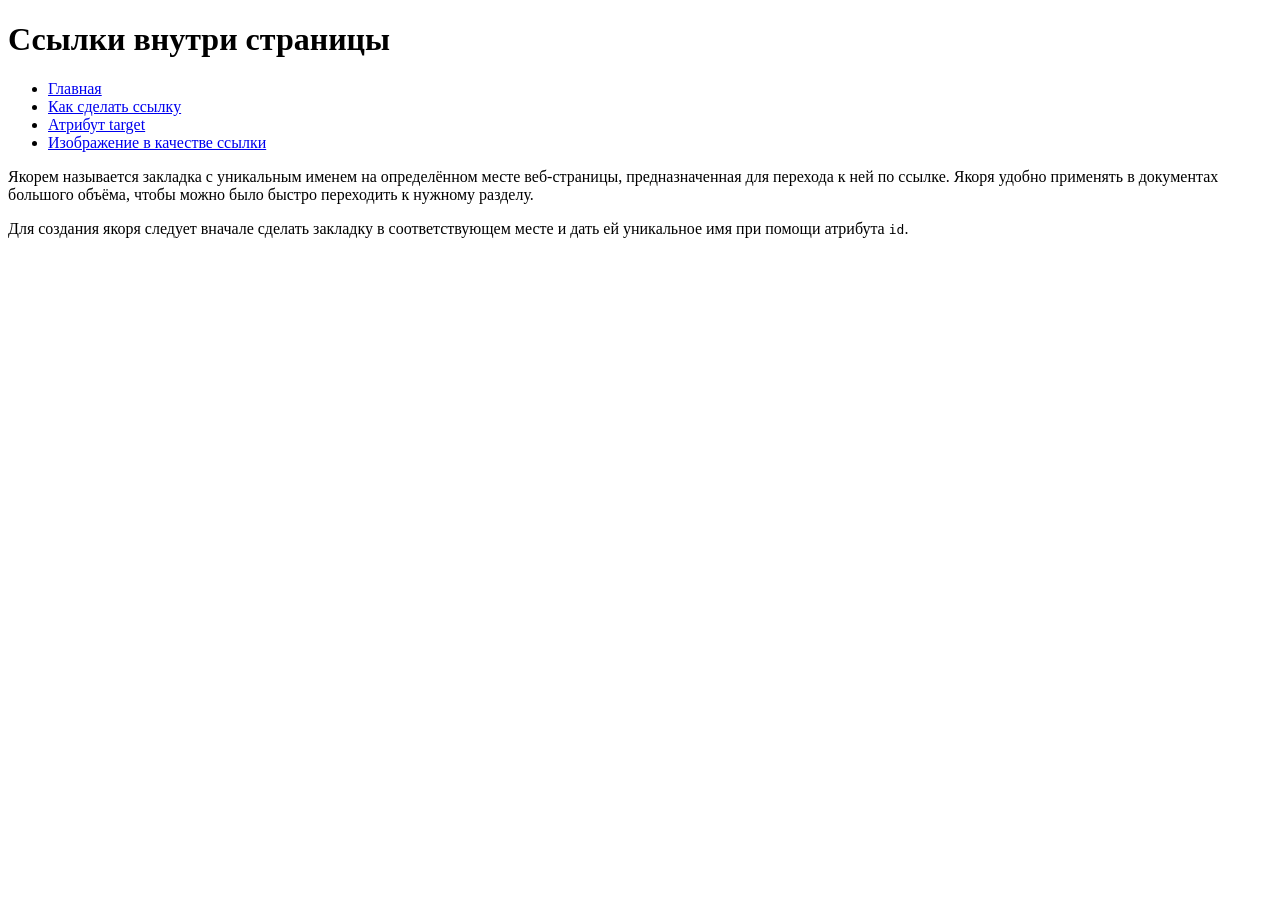
<file: lab1/doc4.html>
<!DOCTYPE html>
<html lang="ru">
<head>
    <meta charset="UTF-8">
    <title>Ссылки внутри страницы</title>
</head>
<body>
<h1>Ссылки внутри страницы</h1>

<nav>
    <ul>
        <li><a href="doc.html">Главная</a></li>
        <li><a href="doc1.html">Как сделать ссылку</a></li>
        <li><a href="doc2.html">Атрибут target</a></li>
        <li><a href="doc3.html">Изображение в качестве ссылки</a></li>
    </ul>
</nav>

<p>Якорем называется закладка с уникальным именем на определённом месте веб-страницы, предназначенная для перехода к ней по ссылке. Якоря удобно применять в документах большого объёма, чтобы можно было быстро переходить к нужному разделу.</p>
<p>Для создания якоря следует вначале сделать закладку в соответствующем месте и дать ей уникальное имя при помощи атрибута <code>id</code>.</p>
</body>
</html>
</file>
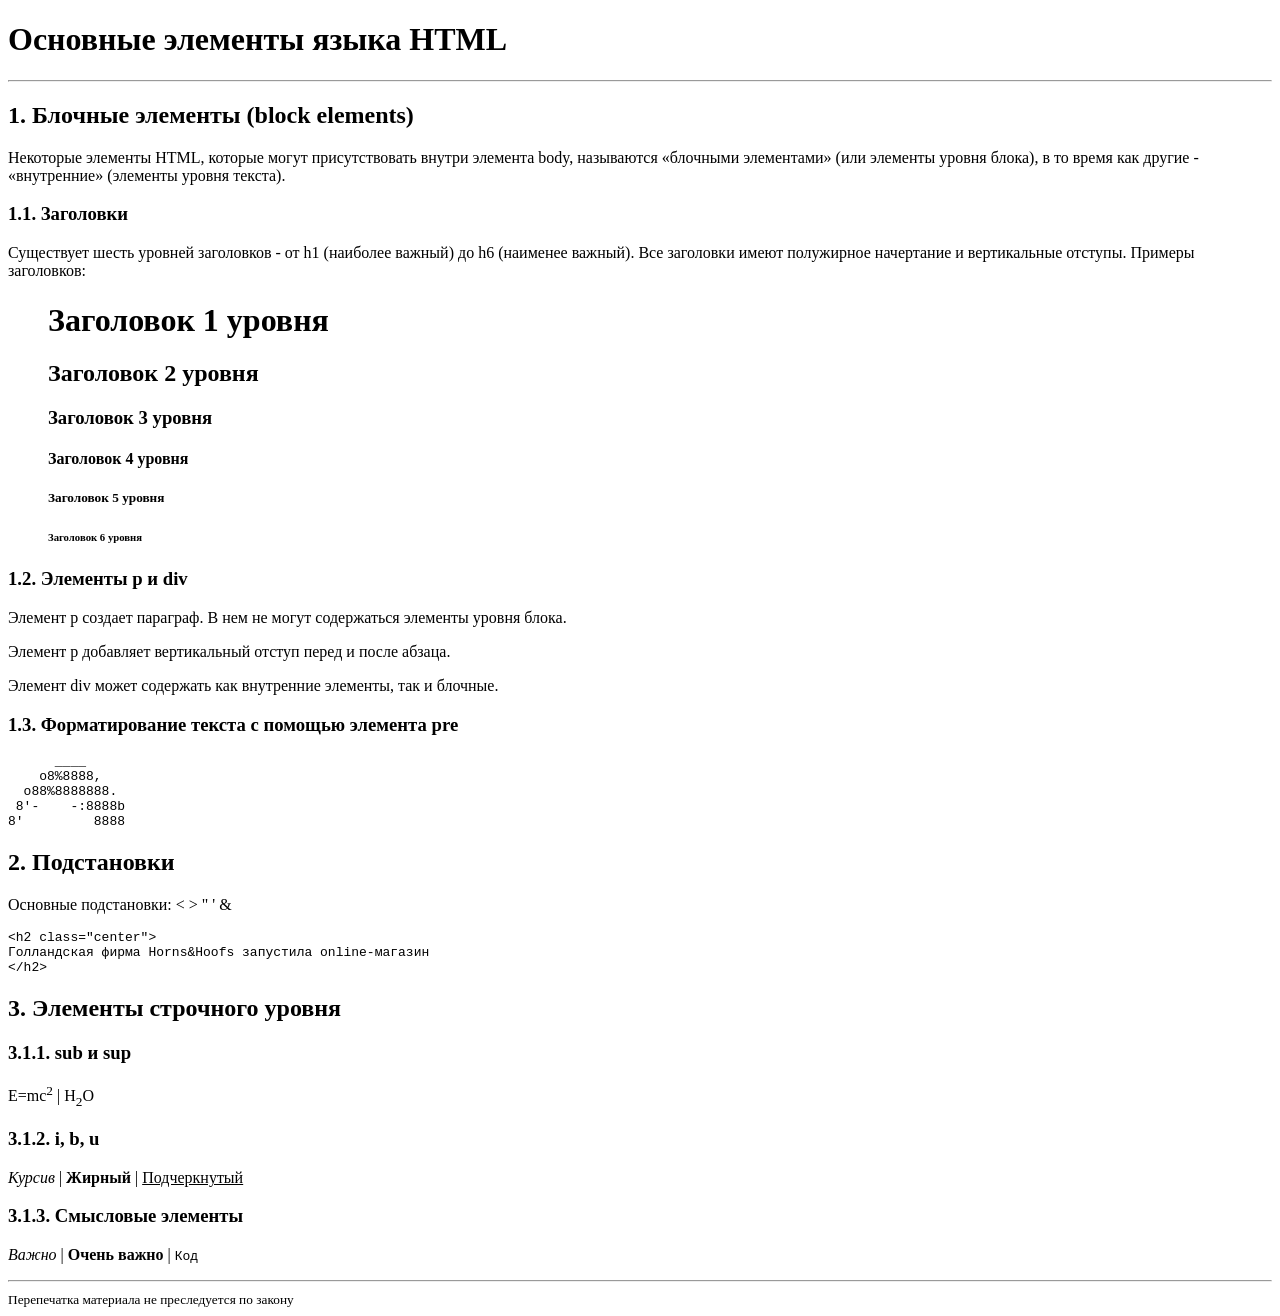
<file: lab1/lab1_1.html>
<!DOCTYPE html>
<html lang="ru">
<head>
    <meta charset="UTF-8">
    <title>Основные элементы HTML</title>
</head>
<body>

<h1>Основные элементы языка HTML</h1>
<hr>

<h2>1. Блочные элементы (block elements)</h2>
<p>Некоторые элементы HTML, которые могут присутствовать внутри элемента body, называются «блочными элементами» (или элементы уровня блока), в то время как другие - «внутренние» (элементы уровня текста).</p>

<h3>1.1. Заголовки</h3>
<p>Существует шесть уровней заголовков - от h1 (наиболее важный) до h6 (наименее важный). Все заголовки имеют полужирное начертание и вертикальные отступы. Примеры заголовков:</p>

<blockquote>
    <h1>Заголовок 1 уровня</h1>
    <h2>Заголовок 2 уровня</h2>
    <h3>Заголовок 3 уровня</h3>
    <h4>Заголовок 4 уровня</h4>
    <h5>Заголовок 5 уровня</h5>
    <h6>Заголовок 6 уровня</h6>
</blockquote>

<h3>1.2. Элементы p и div</h3>
<div>
    <p>Элемент p создает параграф. В нем не могут содержаться элементы уровня блока.</p>
    <p>Элемент p добавляет вертикальный отступ перед и после абзаца.</p>
    <p>Элемент div может содержать как внутренние элементы, так и блочные.</p>
</div>

<h3>1.3. Форматирование текста с помощью элемента pre</h3>
<pre>
      ____
    o8%8888,
  o88%8888888.
 8'-    -:8888b
8'         8888
</pre>

<h2>2. Подстановки</h2>
<p>Основные подстановки: &lt; &gt; &quot; &apos; &amp;</p>

<pre><code>&lt;h2 class=&quot;center&quot;&gt;
Голландская фирма Horns&amp;Hoofs запустила online-магазин
&lt;/h2&gt;</code></pre>

<h2>3. Элементы строчного уровня</h2>

<h3>3.1.1. sub и sup</h3>
<p>E=mc<sup>2</sup> | H<sub>2</sub>O</p>

<h3>3.1.2. i, b, u</h3>
<p><i>Курсив</i> | <b>Жирный</b> | <u>Подчеркнутый</u></p>

<h3>3.1.3. Смысловые элементы</h3>
<p><em>Важно</em> | <strong>Очень важно</strong> | <code>Код</code></p>

<hr>
<footer><small>Перепечатка материала не преследуется по закону</small></footer>

</body>
</html>
</file>
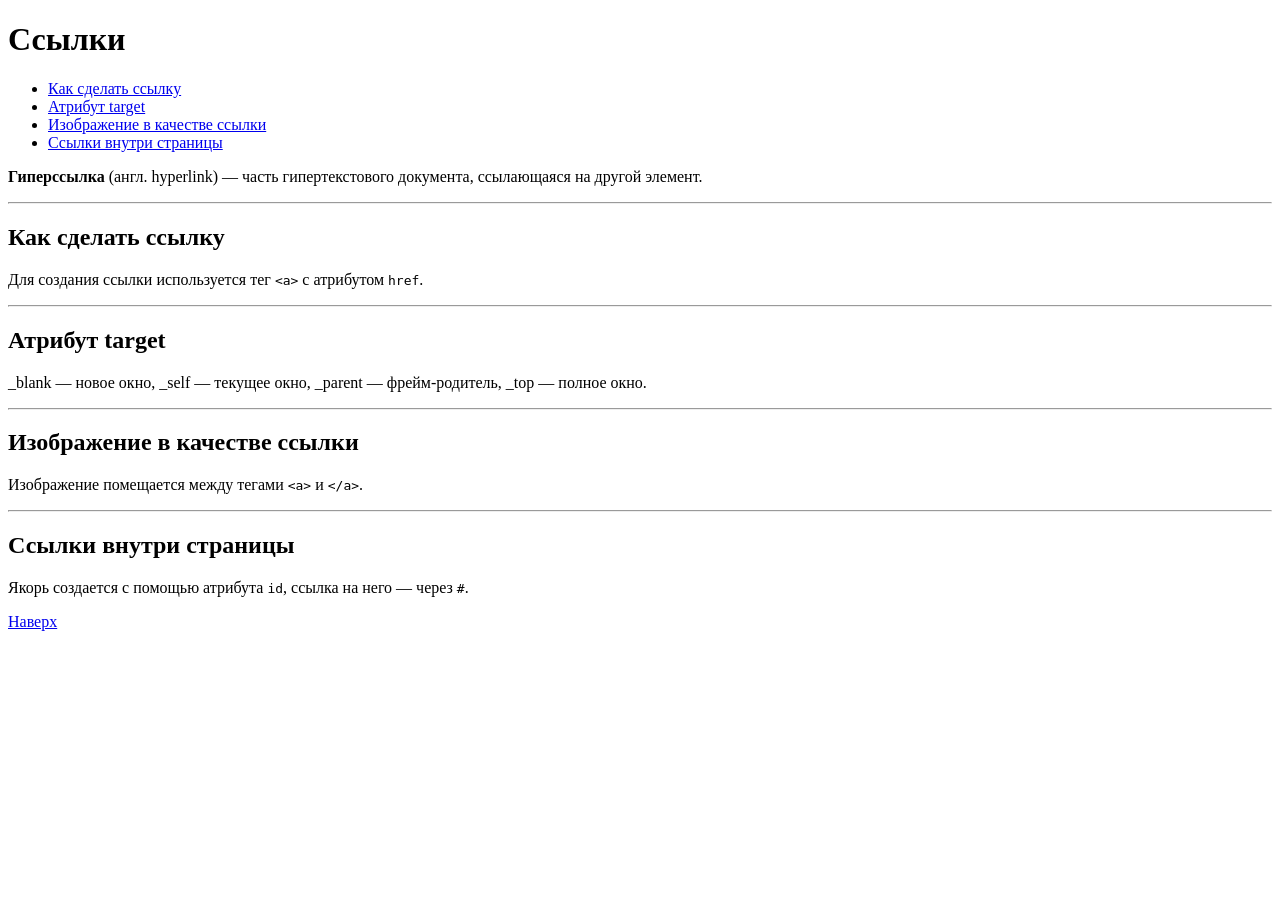
<file: lab1/lab1_2.html>
<!DOCTYPE html>
<html lang="ru">
<head>
    <meta charset="UTF-8">
    <title>Внутренняя навигация</title>
</head>
<body>

<h1>Ссылки</h1>
<nav>
    <ul>
        <li><a href="#how-to-make">Как сделать ссылку</a></li>
        <li><a href="#target">Атрибут target</a></li>
        <li><a href="#image-link">Изображение в качестве ссылки</a></li>
        <li><a href="#internal-links">Ссылки внутри страницы</a></li>
    </ul>
</nav>

<p><b>Гиперссылка</b> (англ. hyperlink) — часть гипертекстового документа, ссылающаяся на другой элемент.</p>

<hr>

<h2 id="how-to-make">Как сделать ссылку</h2>
<p>Для создания ссылки используется тег <code>&lt;a&gt;</code> с атрибутом <code>href</code>.</p>

<hr>

<h2 id="target">Атрибут target</h2>
<p>_blank — новое окно, _self — текущее окно, _parent — фрейм-родитель, _top — полное окно.</p>

<hr>

<h2 id="image-link">Изображение в качестве ссылки</h2>
<p>Изображение помещается между тегами <code>&lt;a&gt;</code> и <code>&lt;/a&gt;</code>.</p>

<hr>

<h2 id="internal-links">Ссылки внутри страницы</h2>
<p>Якорь создается с помощью атрибута <code>id</code>, ссылка на него — через <code>#</code>.</p>

<p><a href="#">Наверх</a></p>

</body>
</html>
</file>
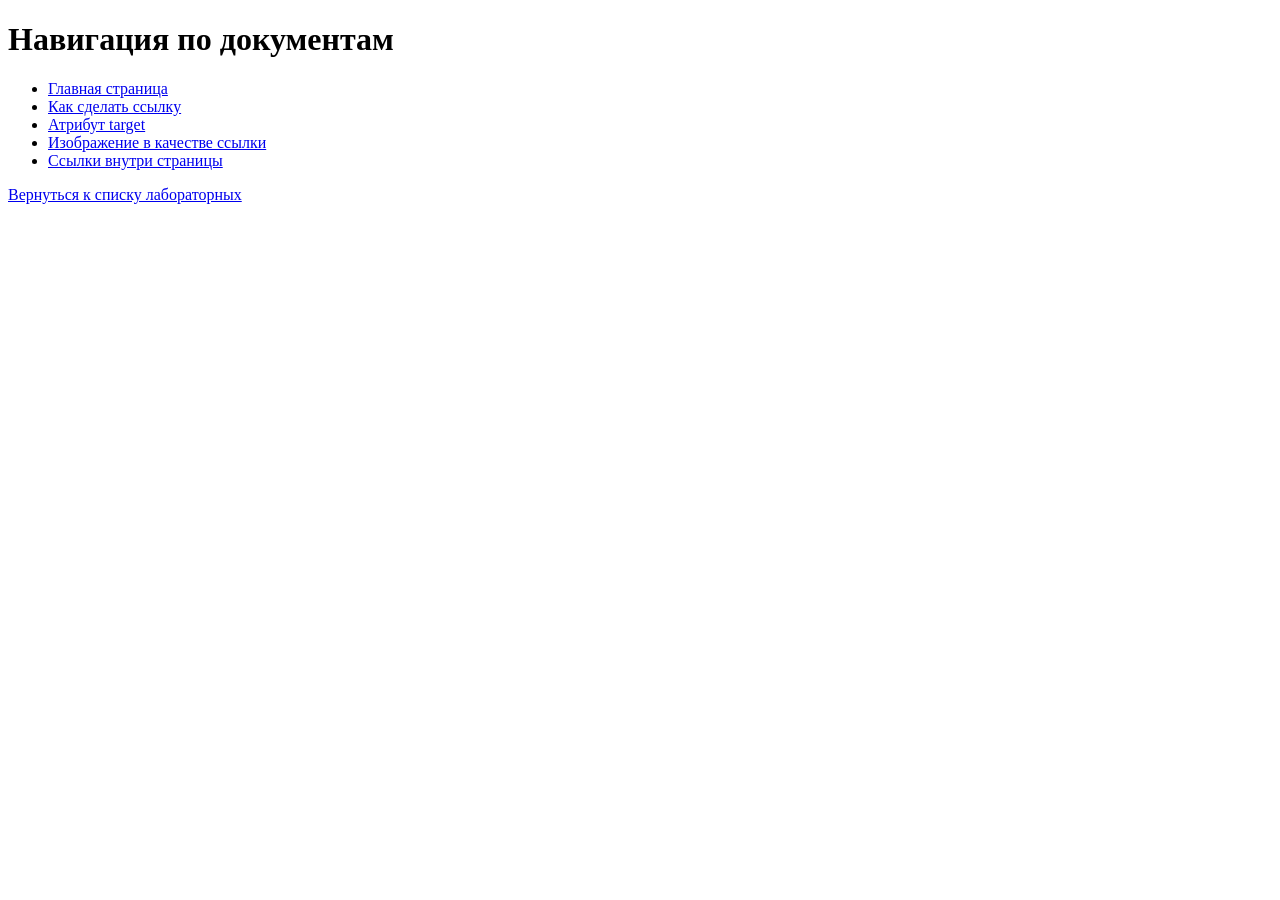
<file: lab1/lab1_3.html>
<!DOCTYPE html>
<html lang="ru">
<head>
    <meta charset="UTF-8">
    <title>Связь документов</title>
</head>
<body>

<h1>Навигация по документам</h1>

<ul>
    <li><a href="doc.html">Главная страница</a></li>
    <li><a href="doc1.html">Как сделать ссылку</a></li>
    <li><a href="doc2.html">Атрибут target</a></li>
    <li><a href="doc3.html">Изображение в качестве ссылки</a></li>
    <li><a href="doc4.html">Ссылки внутри страницы</a></li>
</ul>

<p><a href="../index.html">Вернуться к списку лабораторных</a></p>

</body>
</html>
</file>
<file: lab_7/css/style.css>
﻿ul, ol {
margin: 0;
}

a {
  color: #1B242F;
  text-decoration: none;
}

a:hover,
a:focus {
  color: #E74C3C;
  text-decoration: underline;
}

li.fb a span {
width: 30px;
height: 30px;
background: url(../images/img-sprite.png)no-repeat -59px -1px #1287BF;
float: left;
}



ul.header_box li span {
color: #555;
}

.header_top {
float: right;
}

.logo {
float: left;
}

ul.header_box li {
display: inline-block;
}

ul.header_box {
list-style: none;
padding: 0;
float: left;
margin: 3px 20px 0 0px;
}

ul.header_box li.mobile_left {
border-right: 1px solid #E1E1E1;
padding-right: 15px;
}

ul.facebook {
list-style: none;
padding: 0;
float: left;
}

#banner {
  position: relative; 
  width: 100%;
  height: 100%;
}
#banner img { 
  width: 100%;
}
#bannertext { 
position: absolute; 
top: 10%;
margin: auto;
width: 100%; 
height: 100%;
line-height:100%;
 }

i.icon1 {
width: 100px;
height: 100px;
background: url(../images/img-sprite.png)no-repeat -95px 1px;
display: inline-block;
}

i.icon2 {
width: 100px;
height: 100px;
background: url(../images/img-sprite.png)no-repeat -199px 1px;
display: inline-block;
}

i.icon3 {
width: 100px;
height: 100px;
background: url(../images/img-sprite.png)no-repeat -95px -91px;
display: inline-block;
}

.approach {
background: #f3f3f3;
padding: 1em 0 1em;
}


.header {
background: #f0f2f4;
border-bottom: 1px solid #e6e7e7;
height:100%;
margin: 5px;
}

ul.list1 {
list-style: none;
margin: 15px;
padding: 10px;
box-shadow: 0 0 5px #aaa;
position: relative;
margin-bottom: 1em;
background: #FFF;
border-radius: 3px;
}

ul.list1 li.list1_img {
float: left;
width: 36%;
}

ul.list1 li.list1_desc {
float: left;
width: 61%;
padding: 1em;
margin-left: 1em;
}

.work {
padding: 1em 0;
background: #f35e59;
color: #fff;
}

ul.list2 {
list-style: none;
margin: 15px;
padding: 10px;
box-shadow: 0 0 5px #aaa;
position: relative;
margin-bottom: 1em;
background: #FFF;
border-radius: 3px;
}

ul.list2 li.list1_desc {
float: left;
width: 20%;
padding: 1em;
text-align: right;
}

ul.list2 li.list1_img {
float: right;
width: 75%;
}

.footer {
background: #2a2a2a;
padding: 1em 0;
color: #fff;
}

.social li a i.facebook {
background-position: 5px -46px;
}

.social li a i {
width: 50px;
height: 50px;
display: block;
background: url(../images/img-sprite.png) no-repeat;
border: 2px solid #515151;
border-radius: 3px;
-webkit-border-radius: 3px;
-moz-border-radius: 3px;
-o-border-radius: 3px;
}

element.style {
}
.social li:first-child {
margin-left: 0;
}
.social li {
display: inline-block;
margin-left: 12px;
}

.social li a i.twitter {
background-position: -34px -46px;
}

.social li a i.google {
background-position: -1px -87px;
}

.social li a i.linkedin {
background-position: -36px -85px;
}
</file>
